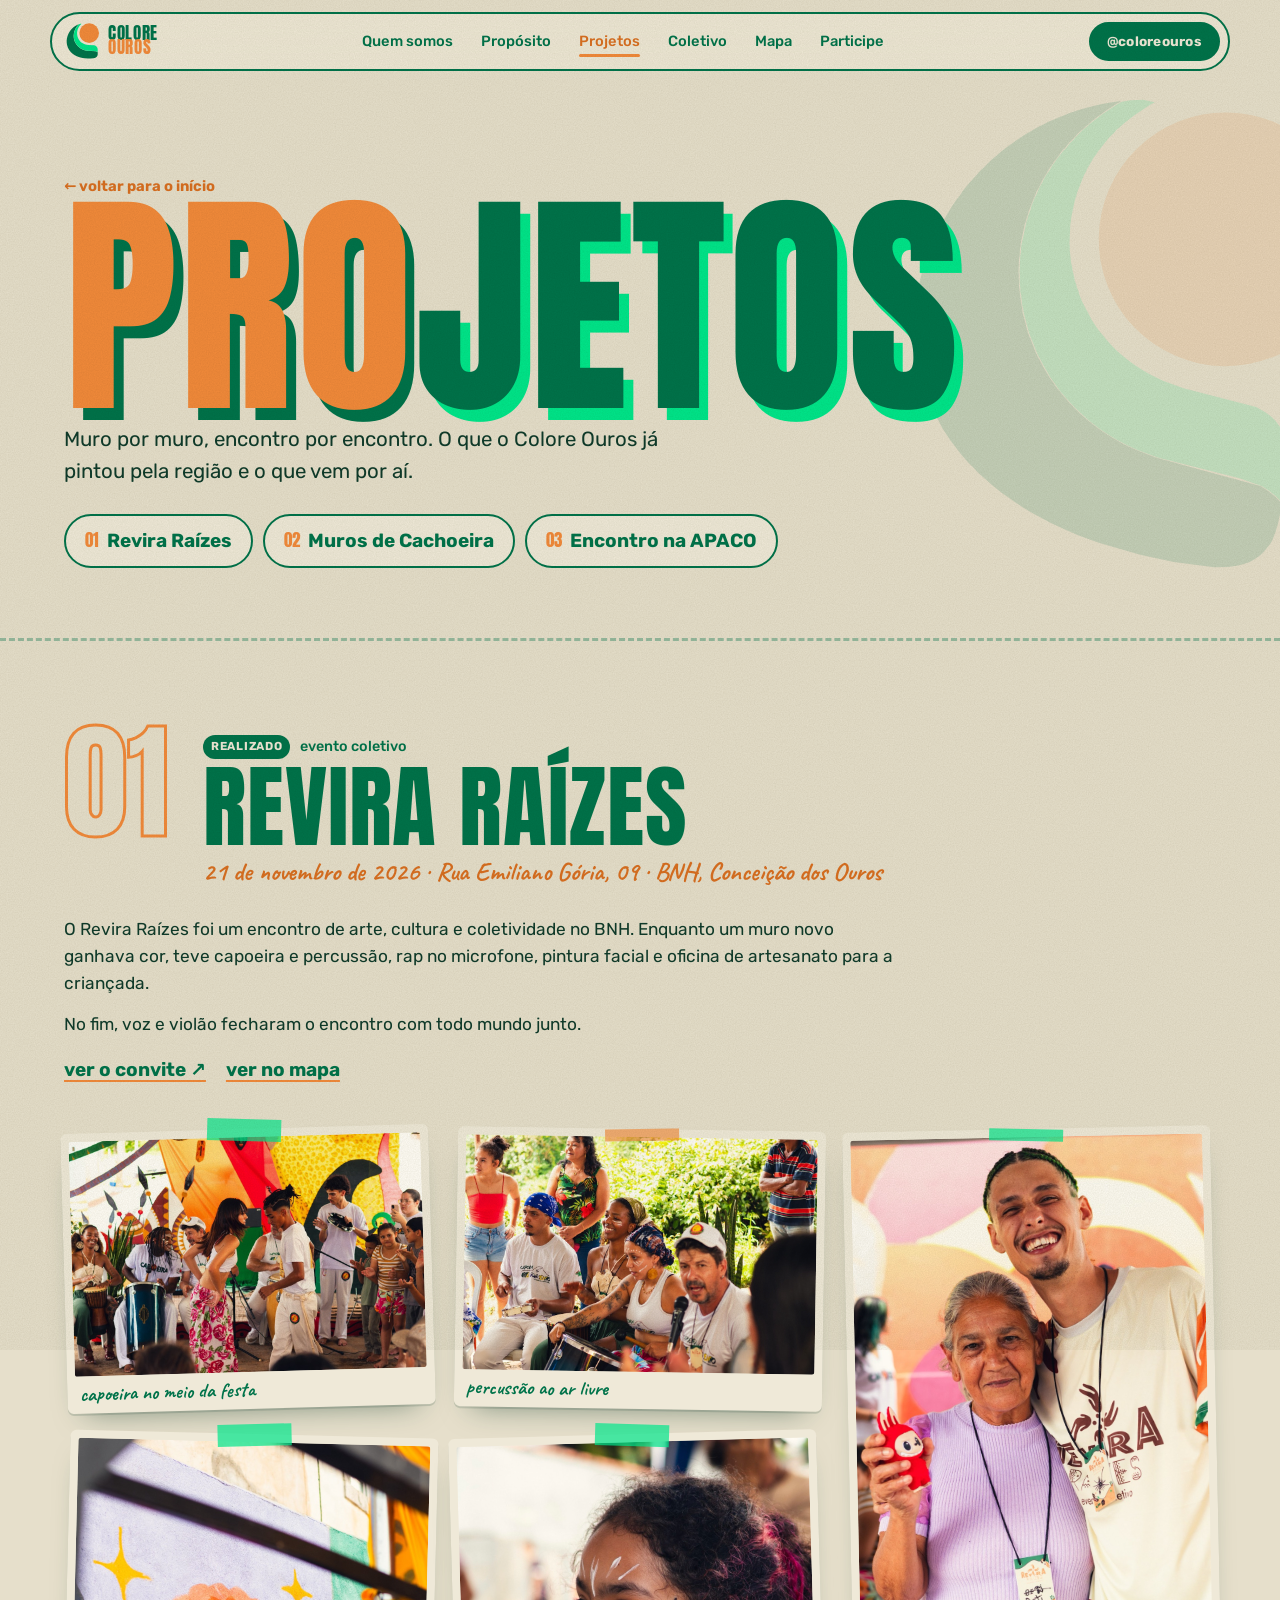
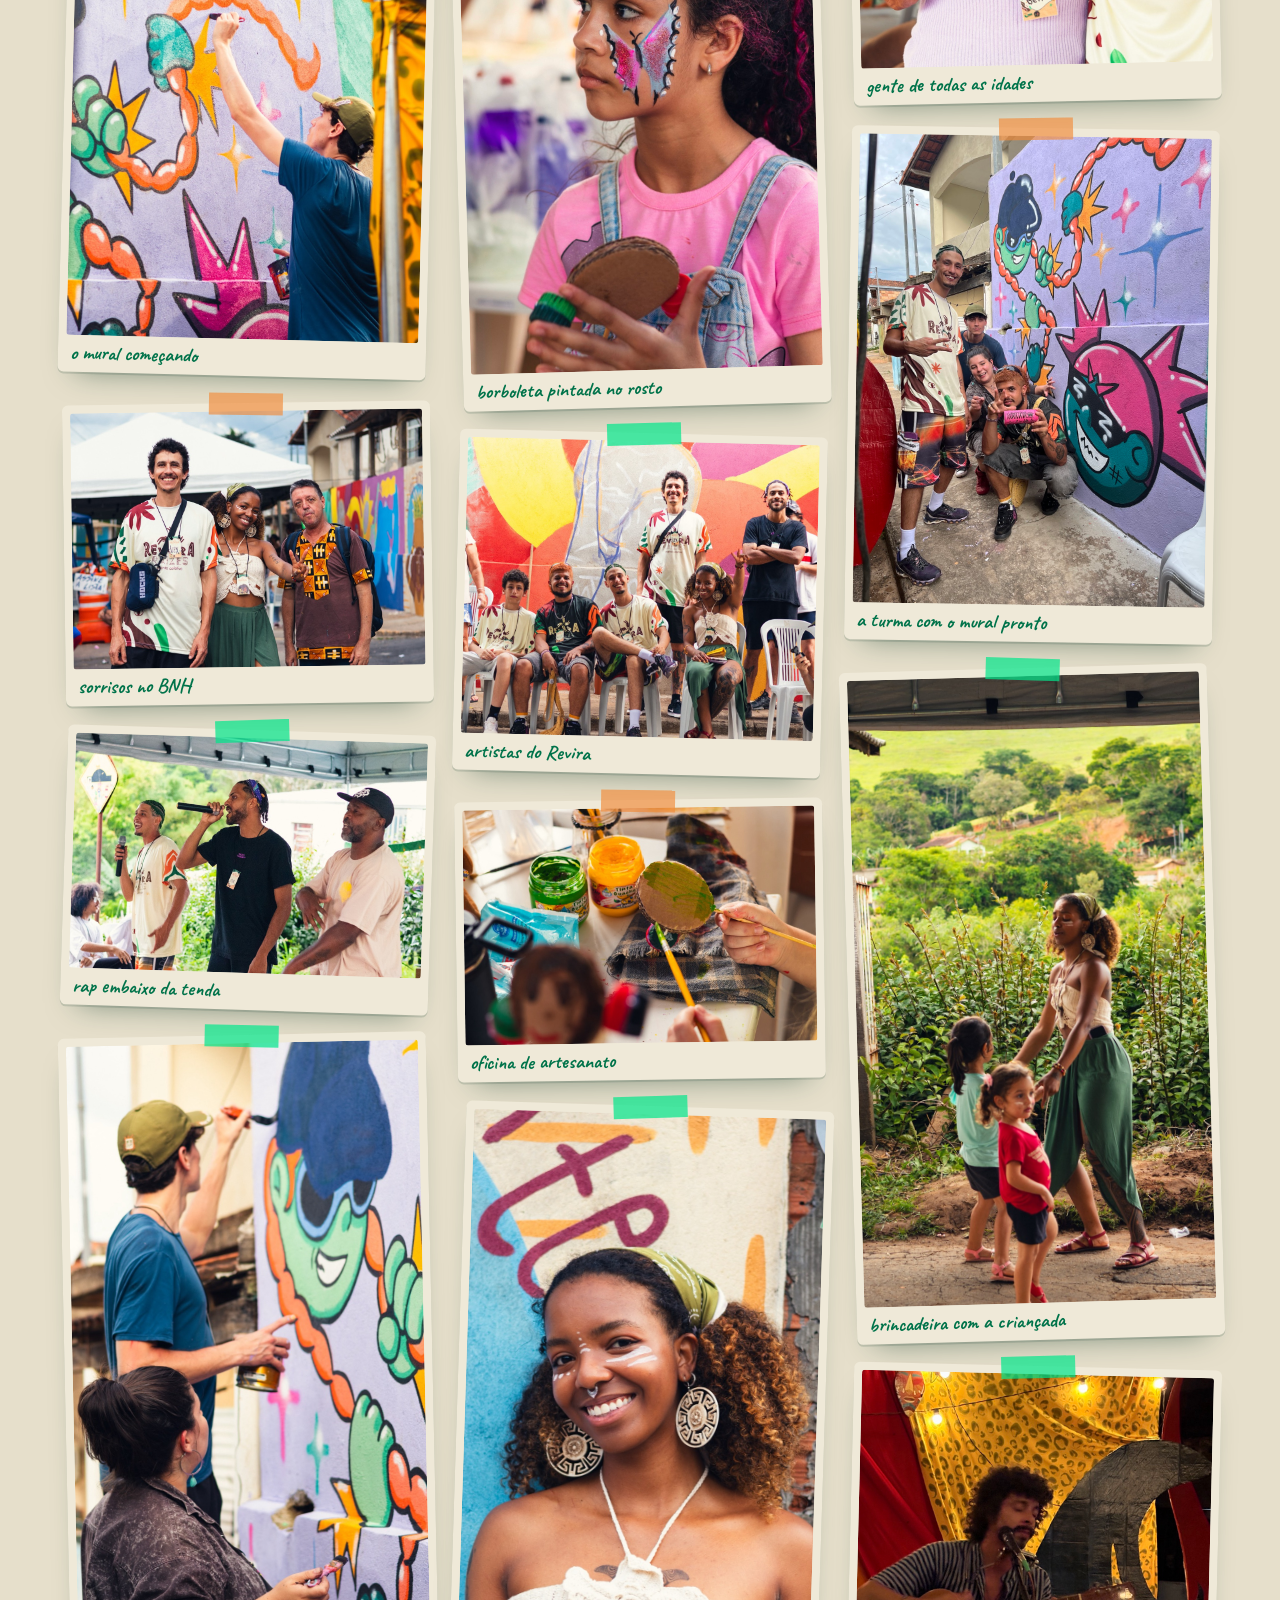
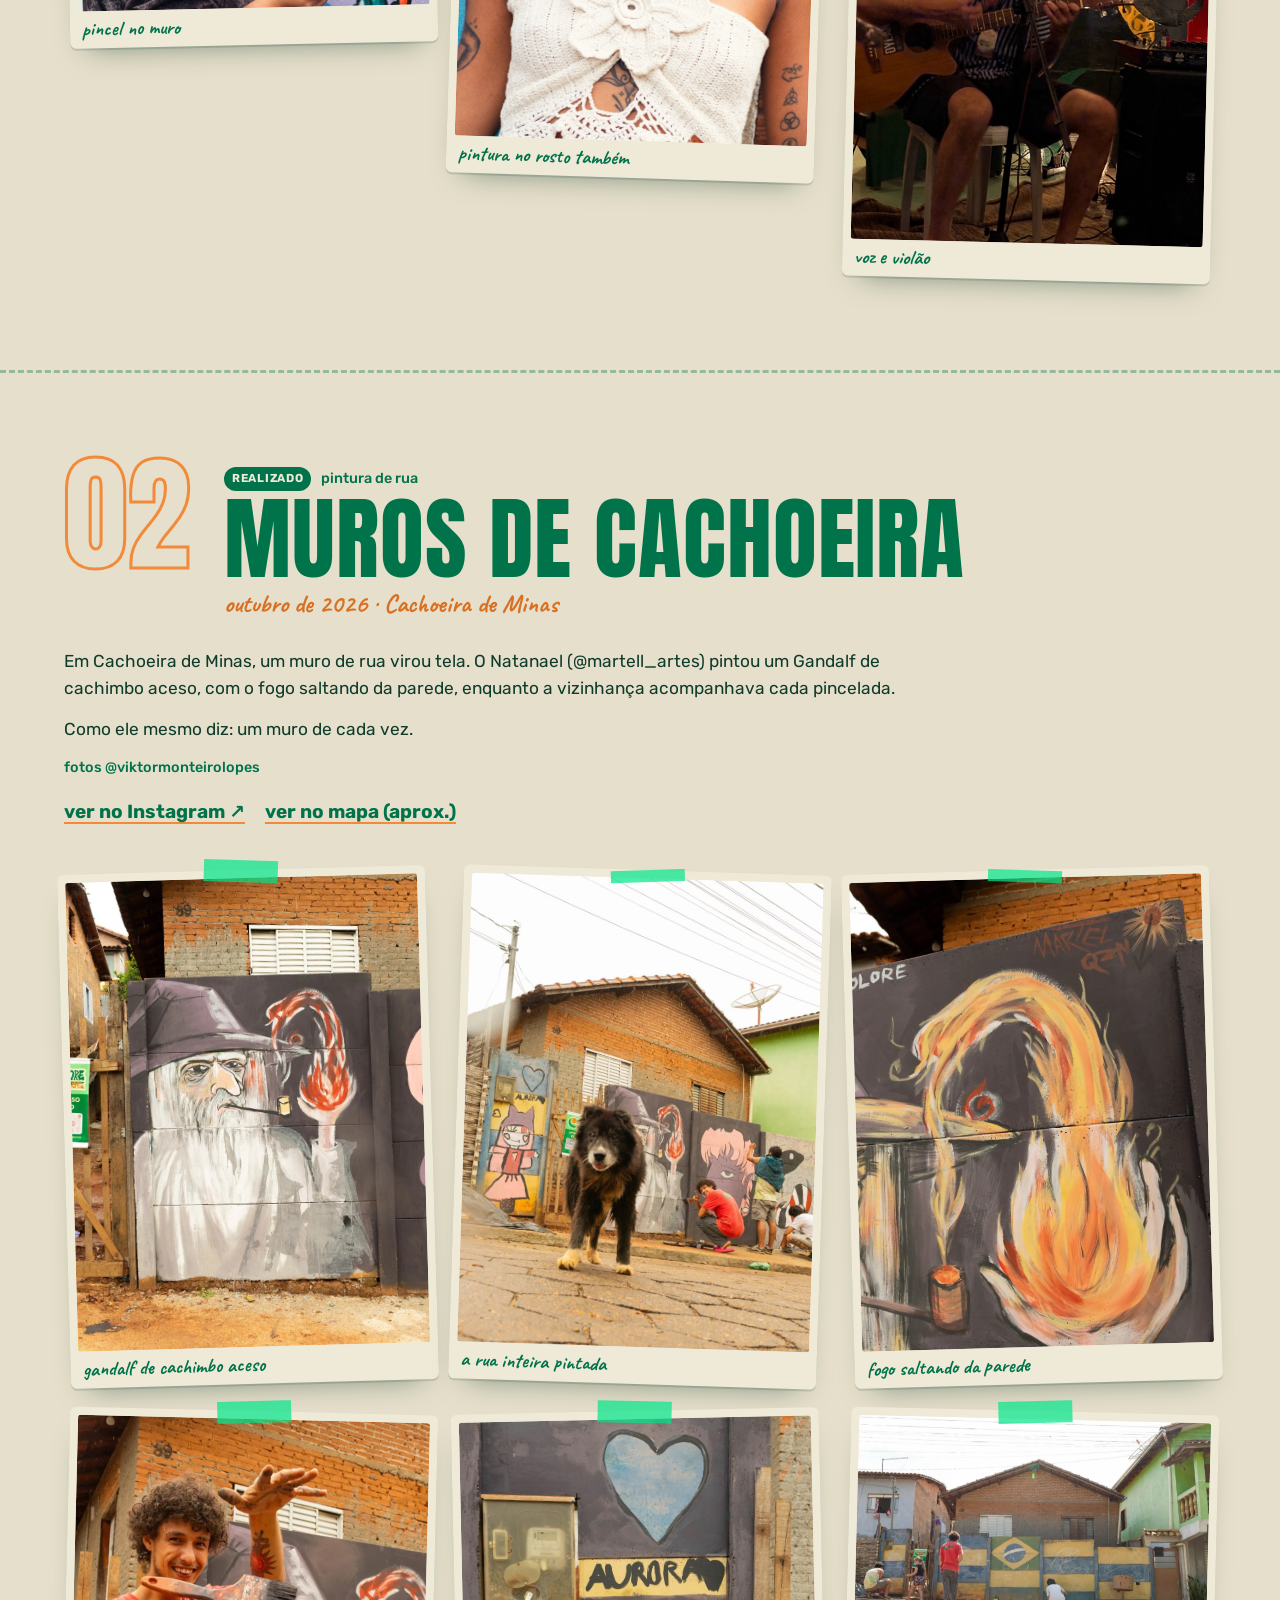
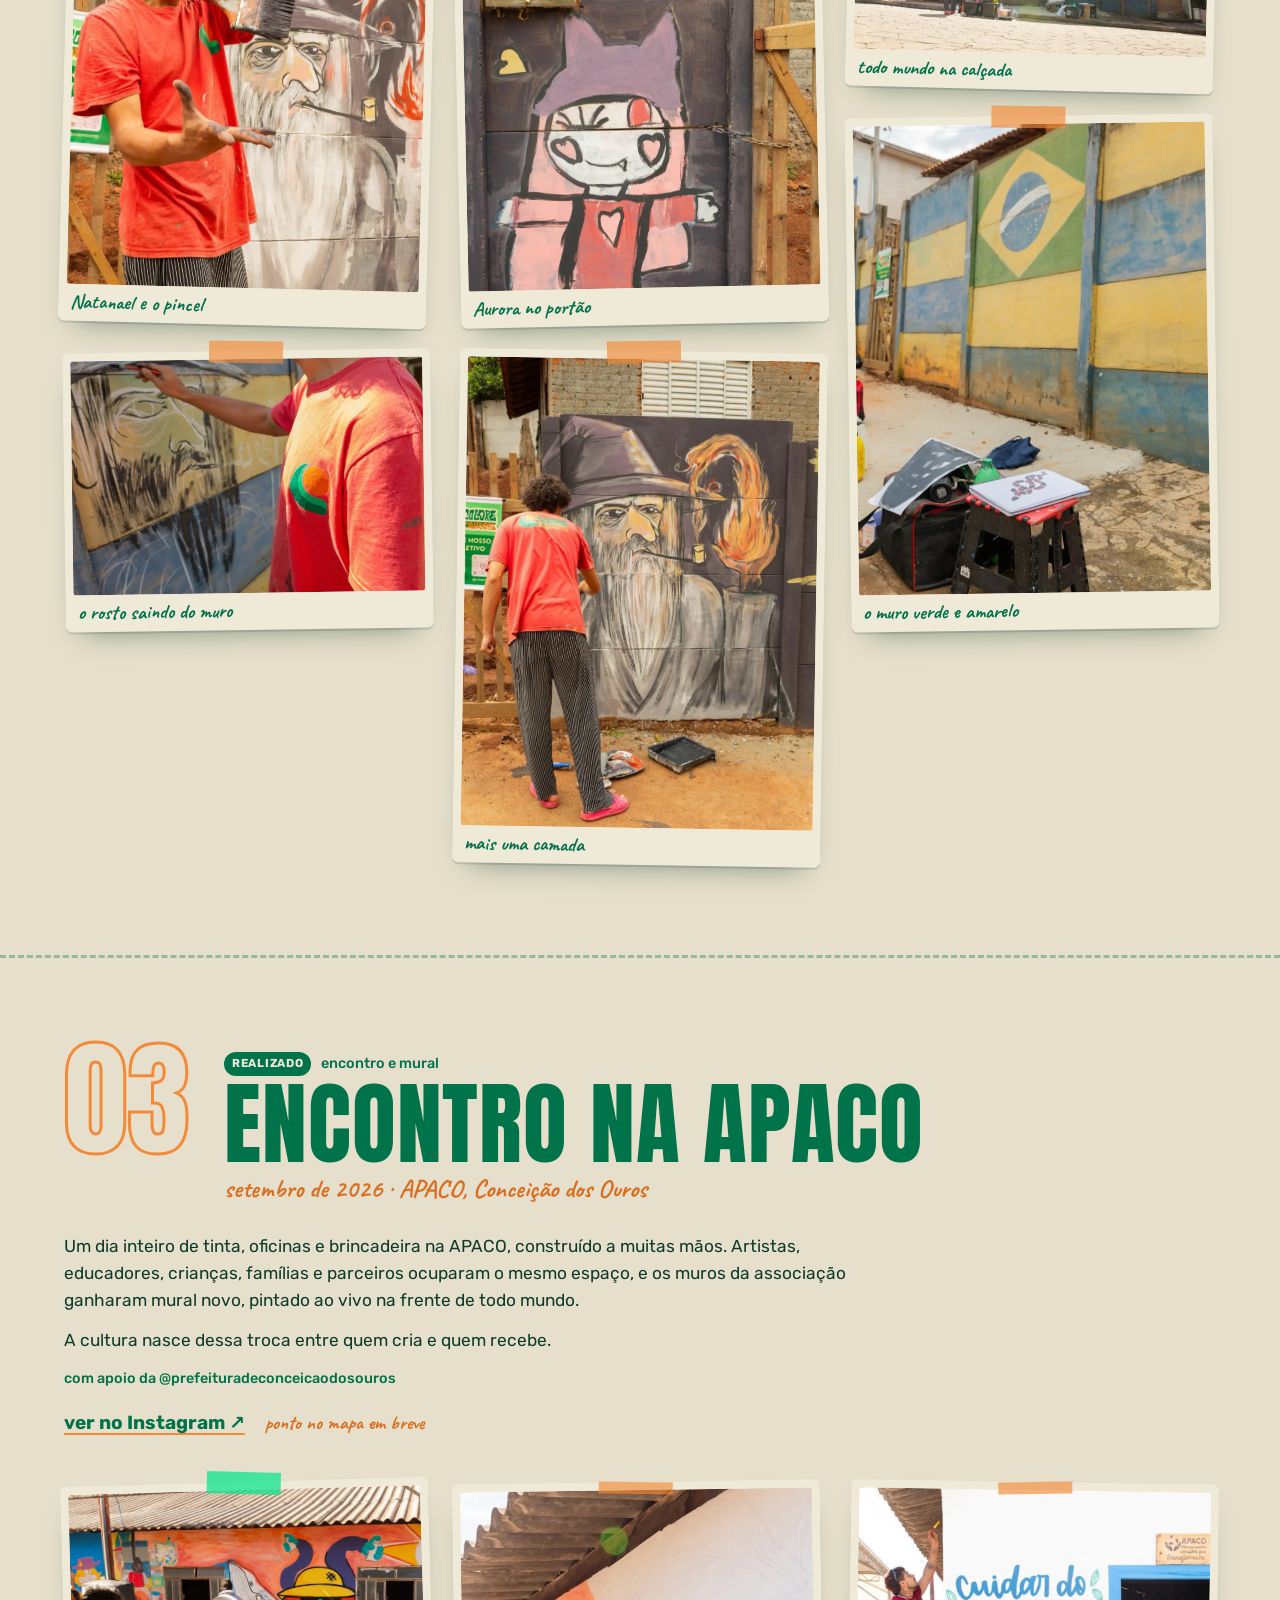
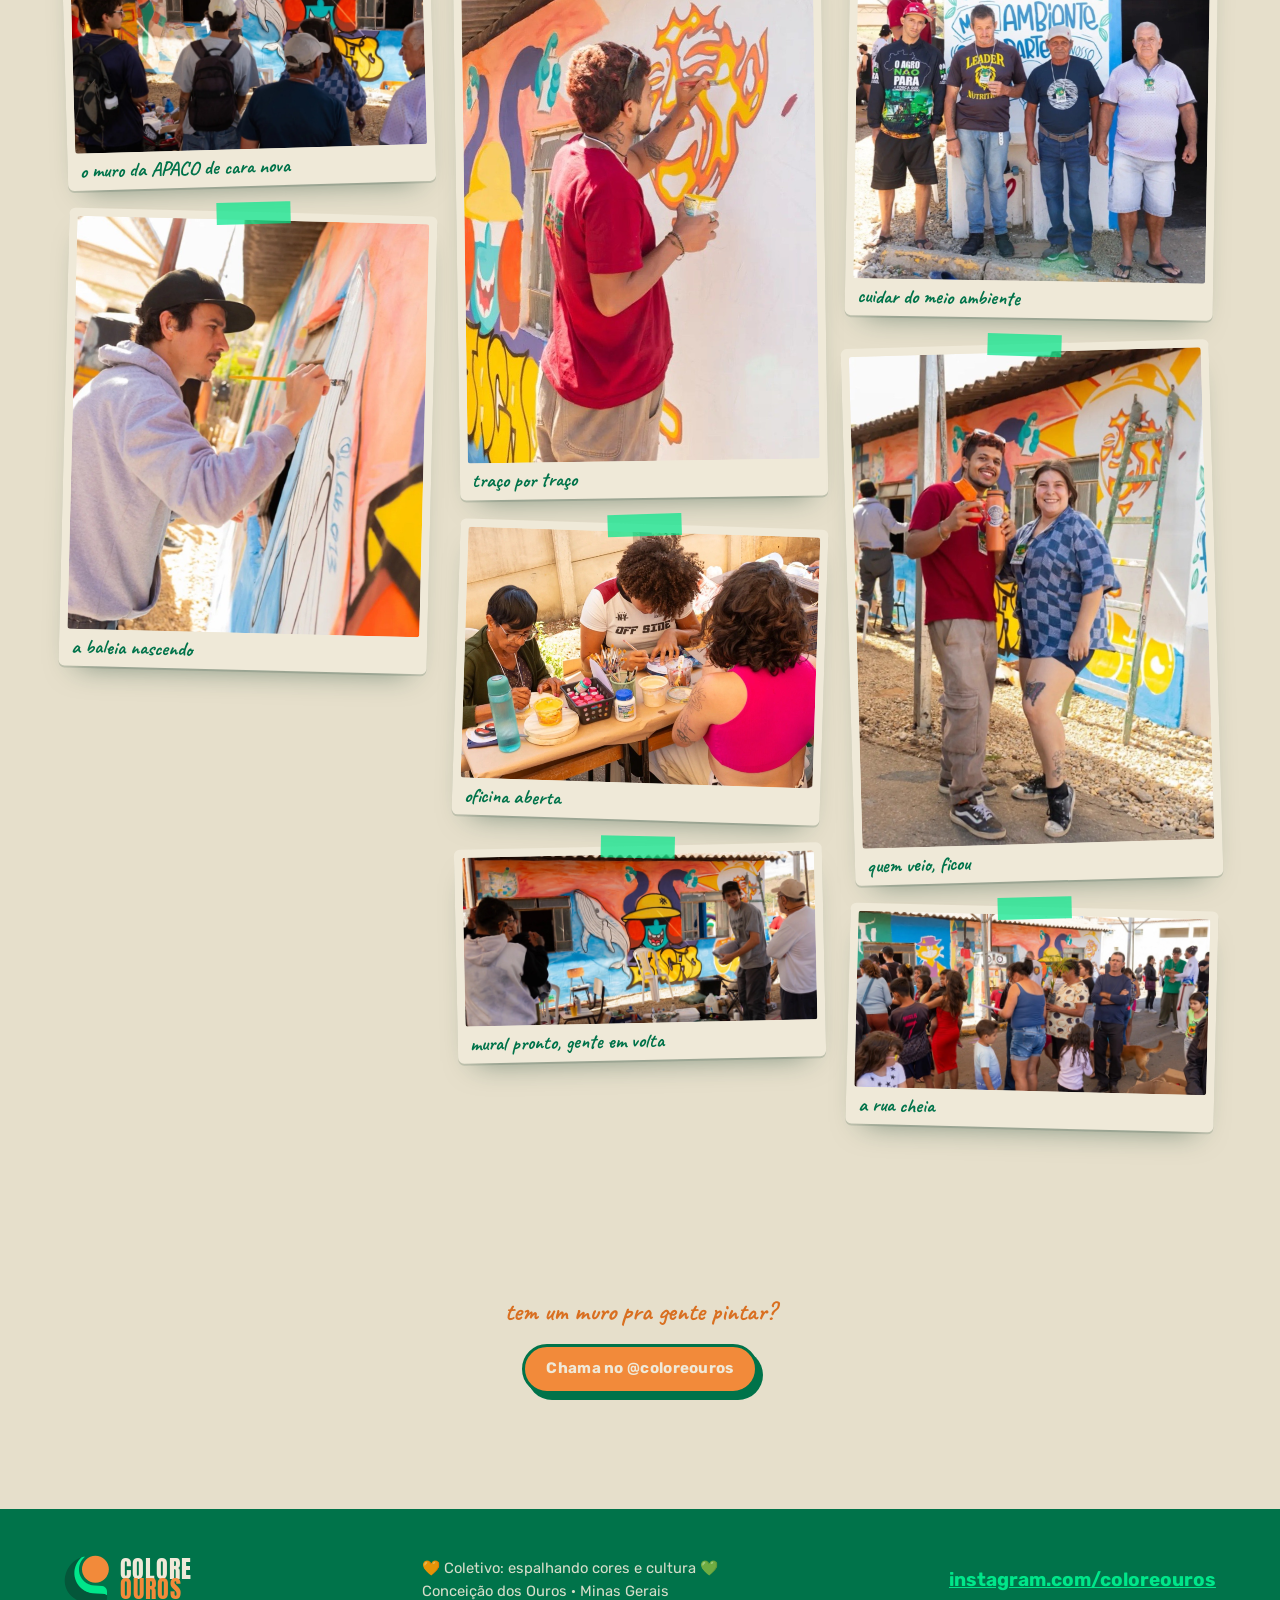
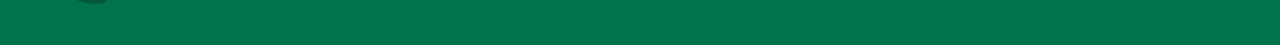
<file: projetos.html>
<!doctype html>
<html lang="pt-BR">
<head>
<meta charset="utf-8">
<meta name="viewport" content="width=device-width, initial-scale=1">
<title>Projetos | Colore Ouros</title>
<meta name="description" content="Murais, encontros e pinturas de rua do coletivo Colore Ouros, de Conceição dos Ouros (MG).">
<meta name="theme-color" content="#E6DFCB">
<link rel="icon" href="/favicon.ico" sizes="48x48">
<link rel="icon" type="image/png" sizes="96x96" href="/assets/icon-96.png">
<link rel="icon" type="image/png" sizes="192x192" href="/assets/icon-192.png">
<link rel="apple-touch-icon" href="/apple-touch-icon.png">
<link rel="preconnect" href="https://fonts.googleapis.com">
<link rel="preconnect" href="https://fonts.gstatic.com" crossorigin>
<link href="https://fonts.googleapis.com/css2?family=Anton&family=Rubik:ital,wght@0,400;0,500;0,700;0,900;1,400&family=Caveat:wght@600;700&display=swap" rel="stylesheet">
<link rel="stylesheet" href="style.css?v=10">
</head>
<body>

<!-- elementos reutilizáveis -->
<svg width="0" height="0" style="position:absolute" aria-hidden="true">
  <defs>
    <symbol id="mark" viewBox="90 105 820 875">
      <path class="m-dark" fill="var(--m-dark, #00734A)" d="M400 138L384 144L369 150L356 156L344 162L333 168L322 174L312 180L303 186L294 192L286 198L277 204L270 210L262 216L255 222L249 228L242 234L236 240L230 246L224 252L219 258L213 264L208 270L203 276L198 282L194 288L189 294L185 300L181 306L177 312L173 318L169 324L166 330L162 336L159 342L155 348L152 354L149 360L146 366L144 372L141 378L138 384L136 390L133 396L131 402L129 408L127 414L125 420L123 426L121 432L119 438L118 444L116 450L115 456L113 462L112 468L111 474L109 480L108 486L107 492L107 498L106 504L105 510L105 516L104 522L104 528L103 534L103 540L103 546L103 552L103 558L103 564L103 570L104 576L104 582L105 588L105 594L106 600L107 606L107 612L108 618L109 624L111 630L112 636L114 642L115 648L116 654L118 660L120 666L122 672L124 678L126 684L128 690L130 696L133 702L135 708L138 714L141 720L144 726L147 732L150 738L154 744L158 750L161 756L165 762L169 768L173 774L178 780L182 786L187 792L192 798L197 804L202 810L208 816L214 822L220 828L227 834L234 840L241 846L248 852L256 858L264 864L274 870L282 876L292 882L303 888L313 894L325 900L337 906L351 912L365 918L380 924L397 930L417 936L438 942L464 948L494 954L535 960L616 966L681 966L757 960L783 954L799 948L811 942L821 936L828 930L834 924L839 918L843 912L846 906L849 900L852 894L854 888L855 882L856 876L857 870L857 864L858 858L858 852L858 846L858 840L858 834L858 828L858 822L857 816L849 810L839 804L827 798L811 792L703 786L604 780L567 774L542 768L522 762L505 756L491 750L478 744L466 738L455 732L445 726L436 720L427 714L419 708L411 702L404 696L396 690L390 684L383 678L377 672L372 666L366 660L361 654L356 648L351 642L346 636L342 630L338 624L334 618L330 612L326 606L322 600L319 594L316 588L313 582L310 576L307 570L304 564L302 558L300 552L297 546L295 540L293 534L291 528L289 522L287 516L286 510L284 504L283 498L281 492L280 486L279 480L278 474L277 468L277 462L276 456L275 450L275 444L274 438L274 432L274 426L274 420L274 414L274 408L274 402L275 396L275 390L276 384L276 378L277 372L278 366L279 360L280 354L281 348L282 342L283 336L285 330L287 324L288 318L290 312L292 306L294 300L296 294L298 288L301 282L303 276L306 270L309 264L311 258L314 252L318 246L321 240L324 234L328 228L332 222L335 216L339 210L344 204L348 198L353 192L357 186L362 180L367 174L373 168L378 162L384 156L390 150L396 144L403 138Z"/>
      <path class="m-light" fill="var(--m-light, #00E68A)" d="M443 126L420 132L405 138L398 144L392 150L386 156L380 162L374 168L369 174L364 180L359 186L354 192L350 198L345 204L341 210L337 216L333 222L330 228L326 234L323 240L320 246L316 252L313 258L310 264L307 270L305 276L302 282L300 288L298 294L295 300L293 306L291 312L290 318L288 324L286 330L285 336L284 342L282 348L281 354L280 360L279 366L279 372L278 378L277 384L277 390L276 396L276 402L276 408L276 414L276 420L276 426L276 432L276 438L276 444L277 450L278 456L278 462L279 468L280 474L281 480L282 486L283 492L285 498L286 504L287 510L289 516L291 522L292 528L295 534L297 540L299 546L301 552L304 558L306 564L309 570L312 576L315 582L318 588L321 594L324 600L328 606L332 612L336 618L340 624L344 630L348 636L353 642L358 648L363 654L368 660L374 666L379 672L385 678L392 684L398 690L405 696L413 702L421 708L429 714L438 720L447 726L458 732L468 738L480 744L493 750L508 756L525 762L545 768L570 774L610 780L769 786L814 792L829 798L842 804L851 810L857 810L857 804L857 798L857 792L857 786L857 780L857 774L857 768L857 762L857 756L857 750L857 744L856 738L855 732L854 726L852 720L850 714L847 708L845 702L841 696L837 690L832 684L827 678L820 672L813 666L804 660L791 654L772 648L631 642L590 636L565 630L547 624L531 618L518 612L506 606L495 600L486 594L477 588L469 582L462 576L454 570L447 564L441 558L435 552L430 546L425 540L420 534L415 528L410 522L406 516L402 510L399 504L395 498L392 492L388 486L386 480L383 474L380 468L378 462L375 456L373 450L371 444L369 438L367 432L366 426L364 420L363 414L362 408L361 402L360 396L359 390L358 384L358 378L357 372L357 366L357 360L357 354L357 348L357 342L357 336L358 330L358 324L359 318L360 312L361 306L362 300L363 294L364 288L366 282L367 276L369 270L371 264L373 258L375 252L378 246L380 240L383 234L386 228L389 222L392 216L395 210L399 204L403 198L406 192L411 186L415 180L420 174L425 168L430 162L435 156L441 150L447 144L453 138L459 132L466 126Z"/>
      <circle class="m-sun" fill="var(--m-sun, #F28A3A)" cx="650" cy="351" r="239"/>
    </symbol>
    <symbol id="drop" viewBox="0 0 60 30"><path d="M3 15C15 2 45 0 57 15 45 30 15 28 3 15z" fill="none" stroke="currentColor" stroke-width="4" stroke-linecap="round"/></symbol>
    <symbol id="arrow" viewBox="0 0 220 90"><path d="M6 60c30-50 70-60 95-30s50 45 80 10c10-12 18-26 22-40M188 10l15-5 4 17" fill="none" stroke="currentColor" stroke-width="5" stroke-linecap="round" stroke-linejoin="round"/></symbol>
    <symbol id="star" viewBox="0 0 40 40"><path d="M20 2c2 12 6 16 18 18-12 2-16 6-18 18-2-12-6-16-18-18 12-2 16-6 18-18z" fill="currentColor"/></symbol>
  </defs>
</svg>

<div class="grain" aria-hidden="true"></div>

<header class="nav" id="nav">
  <a href="index.html" class="brand" aria-label="Colore Ouros, início">
    <svg class="brand-mark"><use href="#mark"/></svg>
    <span class="brand-word"><b>COLORE</b><i>OUROS</i></span>
  </a>
  <nav class="nav-links" aria-label="Seções">
    <a href="index.html#quem-somos">Quem somos</a>
    <a href="index.html#proposito">Propósito</a>
    <a href="projetos.html" aria-current="page">Projetos</a>
    <a href="index.html#coletivo">Coletivo</a>
    <a href="index.html#mapa">Mapa</a>
    <a href="index.html#participe">Participe</a>
  </nav>
  <a class="btn btn-ig" href="https://www.instagram.com/coloreouros/" target="_blank" rel="noopener">@coloreouros</a>
</header>

<main class="pj-page">
  <section class="pj-hero">
    <a class="pj-back" href="index.html">← voltar para o início</a>
    <h1 class="pj-title"><span>PRO</span><span>JETOS</span></h1>
    <p class="pj-lead">Muro por muro, encontro por encontro. O que o Colore Ouros já pintou pela região e o que vem por aí.</p>
    <nav class="pj-index" id="pjIndex" aria-label="Lista de projetos"></nav>
    <svg class="pj-hero-mark" aria-hidden="true"><use href="#mark"/></svg>
  </section>

  <div id="pjList"></div>

  <section class="pj-end">
    <p class="scribble">tem um muro pra gente pintar?</p>
    <a class="btn btn-solid" href="https://www.instagram.com/coloreouros/" target="_blank" rel="noopener">Chama no @coloreouros</a>
  </section>

  <dialog class="lightbox" id="lightbox" aria-label="Foto ampliada">
    <button type="button" class="lb-close" aria-label="Fechar">×</button>
    <img alt="">
    <p class="lb-cap"></p>
  </dialog>
</main>

<footer class="foot">
  <div class="foot-brand">
    <svg class="brand-mark"><use href="#mark"/></svg>
    <span class="brand-word"><b>COLORE</b><i>OUROS</i></span>
  </div>
  <p>🧡 Coletivo: espalhando cores e cultura 💚<br>Conceição dos Ouros · Minas Gerais</p>
  <a href="https://www.instagram.com/coloreouros/" target="_blank" rel="noopener">instagram.com/coloreouros</a>
</footer>

<script src="projetos-dados.js?v=5"></script>
<script src="projetos.js?v=1"></script>
</body>
</html>
</file>
<file: style.css>
:root {
  --cream: #E6DFCB;
  --cream-2: #EFE9D8;
  --orange: #F28A3A;
  --orange-d: #D96F20;
  --green: #00734A;
  --green-d: #04573A;
  --mint: #00E68A;
  --ink: #0F3B2A;
  --pad: clamp(16px, 5vw, 64px);
  --display: "Anton", Impact, "Arial Narrow", sans-serif;
  --body: "Rubik", system-ui, sans-serif;
  --hand: "Caveat", cursive;
}

*, *::before, *::after { box-sizing: border-box; }
html { scroll-behavior: smooth; -webkit-text-size-adjust: 100%; }
body {
  margin: 0;
  background: var(--cream);
  color: var(--green);
  font-family: var(--body);
  font-size: clamp(16px, 1.05vw + 10px, 19px);
  line-height: 1.55;
  overflow-x: hidden;
}
img { display: block; max-width: 100%; }
a { color: inherit; }
svg use { pointer-events: none; }

/* grão de papel/parede */
.grain {
  position: fixed; inset: -50%;
  pointer-events: none; z-index: 100;
  opacity: .16; mix-blend-mode: multiply;
  background-image: url("data:image/svg+xml;utf8,<svg xmlns='http://www.w3.org/2000/svg' width='220' height='220'><filter id='n'><feTurbulence type='fractalNoise' baseFrequency='.85' numOctaves='3' stitchTiles='stitch'/><feColorMatrix values='0 0 0 0 .2 0 0 0 0 .2 0 0 0 0 .1 0 0 0 .9 0'/></filter><rect width='100%' height='100%' filter='url(%23n)'/></svg>");
  animation: grain 1.2s steps(4) infinite;
}
@keyframes grain {
  0% { transform: translate(0, 0); } 25% { transform: translate(-3%, 2%); }
  50% { transform: translate(2%, -3%); } 75% { transform: translate(-2%, -1%); }
}

/* ---------- botões ---------- */
.btn {
  display: inline-flex; align-items: center; gap: .55em;
  font: 700 .95rem/1 var(--body);
  letter-spacing: .02em;
  text-decoration: none;
  padding: .95em 1.4em;
  border-radius: 999px;
  border: 3px solid var(--green);
  transition: transform .2s cubic-bezier(.3,1.6,.5,1), box-shadow .2s, background .2s, color .2s;
  -webkit-tap-highlight-color: transparent;
}
.btn:hover { transform: translate(-2px, -3px) rotate(-1.5deg); }
.btn-solid { background: var(--orange); color: var(--cream-2); box-shadow: 5px 6px 0 var(--green); }
.btn-solid:hover { box-shadow: 8px 10px 0 var(--green); }
.btn-ghost { background: transparent; color: var(--green); }
.btn-ghost:hover { background: var(--mint); }
.btn-ig { background: var(--green); color: var(--cream-2); padding: .7em 1.1em; font-size: .85rem; }
.btn-ig:hover { background: var(--orange); border-color: var(--orange); }

/* ---------- nav ---------- */
.nav {
  position: fixed; top: 12px; left: 50%; z-index: 50;
  transform: translateX(-50%);
  width: min(1180px, calc(100% - 24px));
  display: flex; align-items: center; justify-content: space-between; gap: 16px;
  padding: 8px 8px 8px 14px;
  background: rgba(239, 233, 216, .82);
  backdrop-filter: blur(12px) saturate(1.3);
  -webkit-backdrop-filter: blur(12px) saturate(1.3);
  border: 2px solid var(--green);
  border-radius: 999px;
  transition: transform .4s, box-shadow .3s;
}
.nav.scrolled { box-shadow: 0 6px 0 var(--green); }
.nav.hidden { transform: translate(-50%, -140%); }
.brand { display: flex; align-items: center; gap: 8px; text-decoration: none; }
.brand-mark { width: 34px; height: 36px; flex: none; }
.brand-word { display: flex; flex-direction: column; font-family: var(--display); line-height: .82; font-size: 17px; letter-spacing: .04em; }
.brand-word b { font-weight: 400; color: var(--green); }
.brand-word i { font-style: normal; color: var(--orange); }
.nav-links { display: flex; gap: clamp(10px, 2.2vw, 28px); }
.nav-links a { text-decoration: none; font-weight: 500; font-size: .92rem; position: relative; }
.nav-links a::after {
  content: ""; position: absolute; left: 0; right: 0; bottom: -4px; height: 3px;
  background: var(--orange); border-radius: 3px;
  transform: scaleX(0); transform-origin: left; transition: transform .25s;
}
.nav-links a:hover::after { transform: scaleX(1); }

/* ---------- hero ---------- */
.hero {
  position: relative;
  min-height: 100svh;
  display: grid; place-items: center;
  padding: 110px var(--pad) 90px;
  overflow: hidden;
  isolation: isolate;
}
#paint { position: absolute; inset: 0; width: 100%; height: 100%; z-index: -1; touch-action: pan-y; }
.hero-inner {
  width: min(1180px, 100%);
  display: grid; grid-template-columns: 1.15fr .85fr; align-items: center; gap: 4vw;
  pointer-events: none;
}
.hero-inner a, .hero-inner button { pointer-events: auto; }
.kicker { display: flex; align-items: center; gap: 10px; font-weight: 500; font-size: .95rem; margin: 0 0 14px; }
.dot { width: 12px; height: 12px; border-radius: 50%; background: var(--orange); box-shadow: 0 0 0 4px rgba(242,138,58,.25); animation: pulse 2s infinite; }
@keyframes pulse { 50% { box-shadow: 0 0 0 9px rgba(242,138,58,0); } }

.hero-title {
  margin: 0;
  font-family: var(--display); font-weight: 400;
  font-size: clamp(5.2rem, 17vw, 15rem);
  line-height: .86; letter-spacing: .005em;
  display: flex; flex-direction: column;
}
.hero-title .line { display: block; color: var(--orange); text-shadow: .045em .05em 0 var(--green); }
.hero-title .l2 { color: var(--green); text-shadow: .045em .05em 0 var(--mint); padding-left: .55em; }
.hero-title .line { opacity: 0; transform: translateY(40%) rotate(4deg); animation: rise .9s cubic-bezier(.2,1.2,.4,1) forwards; }
.hero-title .l2 { animation-delay: .15s; }
@keyframes rise { to { opacity: 1; transform: none; } }

.hero-sub { font-family: var(--hand); font-size: clamp(1.7rem, 3vw, 2.4rem); line-height: 1.1; margin: 18px 0 26px; color: var(--green-d); }
.heart { display: inline-block; animation: beat 1.6s infinite; font-size: .8em; }
.heart:last-child { animation-delay: .8s; }
@keyframes beat { 15% { transform: scale(1.25); } 30% { transform: scale(1); } }
.hero-cta { display: flex; gap: 12px; flex-wrap: wrap; }

.hero-art { position: relative; aspect-ratio: 1; width: 100%; max-width: 520px; justify-self: center; }
.hero-mark { width: 100%; height: 100%; overflow: visible; filter: drop-shadow(10px 12px 0 rgba(0,115,74,.18)); }
.hero-mark .m-sun { transform-origin: 650px 351px; animation: sun 1.1s .3s cubic-bezier(.2,1.4,.4,1) both, bob 6s 1.4s ease-in-out infinite; }
.hero-mark .m-light { animation: swoosh 1s .1s cubic-bezier(.2,1,.3,1) both; }
.hero-mark .m-dark { animation: swoosh 1s both; }
@keyframes sun { from { transform: translate(-60px, 260px) scale(.2); opacity: 0; } }
@keyframes swoosh { from { transform: translateX(-80px) rotate(-12deg); opacity: 0; } }
@keyframes bob { 50% { transform: translate(6px, -14px); } }

@keyframes spin { to { transform: rotate(360deg); } }

.paint-hint {
  position: absolute; left: var(--pad); bottom: 24px; margin: 0;
  display: flex; align-items: center; gap: 8px;
  font: 700 1.35rem var(--hand); color: var(--orange-d);
  pointer-events: none;
}
.paint-hint svg { width: 60px; height: 26px; color: var(--orange); transform: scaleY(-1) rotate(180deg); }
.wipe {
  position: absolute; right: var(--pad); bottom: 24px;
  font: 500 .8rem var(--body); color: var(--green);
  background: transparent; border: 2px dashed var(--green); border-radius: 999px;
  padding: .55em 1em; cursor: pointer; opacity: 0; transition: opacity .3s, background .2s;
}
.wipe.show { opacity: 1; }
.wipe:hover { background: var(--cream-2); }

/* ---------- títulos ---------- */
.display { font-family: var(--display); font-weight: 400; line-height: .9; margin: 0; letter-spacing: .01em; }
.shadowed { color: var(--orange); text-shadow: .05em .06em 0 var(--green); font-size: clamp(3.4rem, 9vw, 7.5rem); }
.mini-mark { width: clamp(52px, 7vw, 92px); height: clamp(56px, 7.5vw, 98px); flex: none; }

/* ---------- quem somos ---------- */
.about { padding: clamp(60px, 9vw, 130px) var(--pad); max-width: 1280px; margin: 0 auto; }
.about-head { display: flex; align-items: center; gap: 14px; margin-bottom: clamp(30px, 5vw, 60px); }
.about-grid { display: grid; grid-template-columns: .8fr 1.2fr .9fr; gap: clamp(20px, 3vw, 44px); align-items: center; }
.brushes { position: relative; margin: 0; transform: rotate(-6deg); }
.brushes img { border-radius: 40% 60% 55% 45% / 45% 40% 60% 55%; box-shadow: 0 0 0 6px var(--mint); }
.drops { position: absolute; width: 56px; height: 28px; color: var(--orange); bottom: -16px; right: -6px; transform: rotate(20deg); }
.drops.d2 { bottom: 14px; right: -40px; transform: rotate(-30deg); }
.drops.d3 { bottom: -50px; right: 26px; transform: rotate(70deg); }
.lead { font-size: clamp(1.25rem, 2vw, 1.6rem); line-height: 1.4; color: var(--ink); margin-top: 0; }
.lead strong { color: var(--green); }
mark { color: inherit; padding: 0 .15em; border-radius: .2em; -webkit-box-decoration-break: clone; box-decoration-break: clone; }
.hl-o { background: linear-gradient(transparent 55%, rgba(242,138,58,.55) 55%); }
.hl-g { background: linear-gradient(transparent 55%, rgba(0,230,138,.6) 55%); }
.about-text p { color: var(--ink); }
.scribble { font: 700 1.6rem var(--hand); color: var(--orange-d) !important; display: flex; align-items: center; gap: 6px; }
.scribble svg { width: 90px; height: 40px; color: var(--green); }
.arch { margin: 0; position: relative; }
.arch img { border-radius: 999px 999px 18px 18px; border: 5px solid var(--green); box-shadow: 10px 12px 0 var(--orange); width: 100%; }
.arch figcaption { font: 700 1.25rem var(--hand); color: var(--green); text-align: center; margin-top: 18px; transform: rotate(-2deg); }

.pillars { display: grid; grid-template-columns: repeat(3, 1fr); gap: clamp(14px, 2vw, 26px); margin-top: clamp(50px, 7vw, 100px); }
.pillar {
  position: relative; padding: 28px 26px 30px;
  background: var(--cream-2); border: 3px solid var(--green); border-radius: 26px;
  box-shadow: 8px 8px 0 var(--c);
  transition: transform .3s cubic-bezier(.3,1.6,.5,1), box-shadow .3s;
}
.pillar:hover { transform: translate(-4px, -6px) rotate(-1deg); box-shadow: 14px 14px 0 var(--c); }
.pillar .num { font: 400 3.6rem/1 var(--display); color: var(--c); -webkit-text-stroke: 2px var(--green); }
.pillar h3 { font: 400 1.9rem/1 var(--display); margin: 12px 0 10px; letter-spacing: .02em; text-transform: uppercase; }
.pillar p { margin: 0; color: var(--ink); font-size: .98rem; }

/* ---------- propósito ---------- */
.purpose {
  position: relative; overflow: hidden;
  background: var(--green); color: var(--cream-2);
  padding: clamp(80px, 12vw, 170px) var(--pad);
  border-radius: clamp(36px, 7vw, 90px) clamp(36px, 7vw, 90px) 0 0;
}
.purpose-bg .blob { position: absolute; border-radius: 50%; filter: blur(2px); opacity: .9; }
.b1 { width: 38vw; height: 38vw; max-width: 460px; max-height: 460px; background: var(--orange); top: -14%; right: -8%; animation: bob 9s ease-in-out infinite; }
.b2 { width: 50vw; height: 22vw; background: var(--mint); bottom: -12vw; left: -10vw; border-radius: 0 999px 999px 0 !important; opacity: .55 !important; }
.b3 { width: 70vw; height: 30vw; background: var(--green-d); bottom: -18vw; left: -14vw; border-radius: 0 999px 999px 0 !important; }
.purpose-inner { position: relative; max-width: 1100px; margin: 0 auto; }
.purpose-title { display: flex; align-items: center; gap: 14px; font-size: clamp(3.6rem, 10vw, 8.5rem); color: var(--orange); text-shadow: .05em .06em 0 var(--green-d); }
.purpose-title .mini-mark { --m-dark: var(--green-d); }
.manifesto {
  font: 500 clamp(1.7rem, 4.2vw, 3.6rem)/1.18 var(--body);
  letter-spacing: -.01em; margin: clamp(26px, 4vw, 50px) 0 0;
}
.manifesto em { font-style: normal; font-weight: 900; }
.manifesto em.o { color: var(--orange); }
.manifesto em.g { color: var(--mint); }
.manifesto .w { opacity: .14; transition: opacity .4s; }
.manifesto .w.on { opacity: 1; }

/* ---------- coletivo ---------- */
.crew { padding: clamp(70px, 10vw, 140px) var(--pad); max-width: 1280px; margin: 0 auto; }
.crew-hero { display: grid; grid-template-columns: .9fr 1.1fr; gap: clamp(24px, 5vw, 70px); align-items: center; margin-bottom: clamp(60px, 9vw, 120px); }
.crew-copy p { color: var(--ink); font-size: 1.1rem; max-width: 30em; }
.crew-photo { margin: 0; position: relative; transform: rotate(2deg); }
.crew-photo::before { content: ""; position: absolute; inset: 0; background: var(--orange); border-radius: 30px; transform: rotate(-5deg) translate(-10px, 10px); z-index: -1; }
.crew-photo img { border-radius: 30px; border: 4px solid var(--green); filter: contrast(1.05); }

.tag-title { text-align: center; margin: 0 0 clamp(26px, 4vw, 46px); }
.tag-title span {
  display: inline-block; font: 400 clamp(2.4rem, 6vw, 4.6rem)/1 var(--display);
  color: var(--orange); letter-spacing: .02em;
  padding: .12em .5em .08em; background: var(--green); border-radius: 14px; transform: rotate(-2deg);
}
.tag-title.alt span { background: var(--mint); color: var(--green); transform: rotate(1.5deg); }
.tag-title.alt { margin-top: clamp(60px, 8vw, 110px); }

.cards { display: grid; grid-template-columns: repeat(2, 1fr); gap: clamp(22px, 3vw, 40px); }
.cards.solo { grid-template-columns: 1fr; max-width: 560px; margin-inline: auto; }
.card {
  display: grid; grid-template-columns: 40% 1fr;
  background: var(--cream-2); border: 3px solid var(--green); border-radius: 28px;
  overflow: hidden; transform: rotate(var(--tilt));
  box-shadow: 8px 10px 0 var(--green);
  transition: transform .35s cubic-bezier(.3,1.6,.5,1), box-shadow .35s;
}
.card:nth-child(even) { box-shadow: 8px 10px 0 var(--orange); }
.card:hover { transform: rotate(0) translateY(-6px) scale(1.01); }
.card-photo { position: relative; overflow: hidden; background: var(--cream); border-right: 3px solid var(--green); }
.card-photo img { width: 100%; height: 100%; object-fit: cover; object-position: top center; transition: transform .6s; }
.card:hover .card-photo img { transform: scale(1.06); }
.card-body { padding: 24px 24px 26px; }
.card h4 { font: 400 2.3rem/1 var(--display); margin: 0; color: var(--orange); text-shadow: 2px 3px 0 var(--green); letter-spacing: .02em; }
.role { font-weight: 700; font-size: .82rem; text-transform: uppercase; letter-spacing: .06em; margin: 8px 0 12px; color: var(--green); }
.role a { color: var(--orange-d); text-decoration: none; border-bottom: 2px solid var(--mint); }
.card-body p:last-child { margin: 0; color: var(--ink); font-size: .93rem; }

/* ---------- cta ---------- */
.cta {
  position: relative; overflow: hidden; isolation: isolate;
  background: var(--orange);
  padding: clamp(90px, 13vw, 180px) var(--pad);
  text-align: center; cursor: crosshair;
  border-radius: clamp(36px, 7vw, 90px) clamp(36px, 7vw, 90px) 0 0;
}
#splats { position: absolute; inset: 0; width: 100%; height: 100%; z-index: -1; }
.cta-inner { max-width: 760px; margin: 0 auto; }
.cta-mark { width: 110px; height: 118px; margin: 0 auto 10px; display: block; }
.cta-mark { --m-sun: var(--cream-2); }
.cta-title { margin: 0; display: flex; flex-direction: column; gap: .06em; font: 400 clamp(4.4rem, 15vw, 11rem)/.92 var(--display); color: var(--cream-2); text-shadow: .05em .06em 0 var(--green); }
.cta p { color: var(--green-d); font-size: 1.15rem; font-weight: 500; }
.btn-big { background: var(--green); color: var(--cream-2); font-size: 1.15rem; padding: 1em 1.6em; border-color: var(--green-d); box-shadow: 6px 8px 0 var(--green-d); margin-top: 10px; }
.btn-big svg { width: 24px; height: 24px; }
.btn-big:hover { background: var(--mint); color: var(--green); }
.click-hint { font: 700 1.3rem var(--hand) !important; margin-top: 22px; opacity: .8; }

/* ---------- footer ---------- */
.foot {
  background: var(--green); color: var(--cream-2);
  padding: 46px var(--pad) 40px;
  display: flex; align-items: center; justify-content: space-between; gap: 20px; flex-wrap: wrap;
}
.foot-brand { display: flex; align-items: center; gap: 10px; }
.foot .brand-mark { width: 46px; height: 50px; }
.foot .brand-mark { --m-dark: var(--green-d); }
.foot .brand-word { font-size: 24px; }
.foot .brand-word b { color: var(--cream-2); }
.foot p { margin: 0; font-size: .92rem; opacity: .9; }
.foot a { color: var(--mint); font-weight: 700; }

/* ---------- reveal ---------- */
.reveal { opacity: 0; translate: 0 40px; transition: opacity .8s, translate .8s cubic-bezier(.2,1,.3,1); }
.reveal.in { opacity: 1; translate: 0 0; }

/* =========== responsivo =========== */
@media (max-width: 1020px) {
  .about-grid { grid-template-columns: 1fr 1fr; }
  .about-text { grid-column: 1 / -1; order: -1; }
  .cards { grid-template-columns: 1fr; max-width: 720px; margin: 0 auto; }
}

@media (max-width: 760px) {
  .nav { padding: 6px 6px 6px 10px; top: 10px; }
  .nav-links { display: none; }
  .btn-ig { font-size: .78rem; padding: .65em .95em; }

  .hero { padding: 96px var(--pad) 110px; align-items: start; }
  .hero-inner { grid-template-columns: 1fr; gap: 6px; }
  .hero-art { order: -1; width: 58%; max-width: 250px; justify-self: end; margin: 0 4px 18px 0; }
  .hero-title { font-size: clamp(5rem, 30vw, 9rem); margin-bottom: 10px; }
  .hero-title .l2 { padding-left: .3em; }
  .kicker { font-size: .82rem; }
  .hero-cta .btn { flex: 1 1 auto; justify-content: center; }
  .paint-hint { font-size: 1.15rem; bottom: 62px; }
  .paint-hint svg { width: 44px; }
  .wipe { bottom: 20px; right: auto; left: var(--pad); }

  .about-head { gap: 10px; }
  .about-grid { grid-template-columns: 1fr; }
  .brushes { width: 70%; justify-self: start; margin-left: 4%; }
  .arch { width: 88%; justify-self: end; margin-top: 10px; }
  .pillars { grid-template-columns: 1fr; }
  .pillar { padding: 22px 20px 24px; }

  .purpose-title { gap: 8px; }
  .b1 { width: 70vw; height: 70vw; top: -16vw; right: -26vw; }

  .crew-hero { grid-template-columns: 1fr; }
  .crew-photo { width: 96%; justify-self: center; }

  .card { grid-template-columns: 1fr; }
  .card-photo { aspect-ratio: 4 / 3.6; border-right: 0; border-bottom: 3px solid var(--green); }
  .card-photo img { object-position: center 12%; }
  .card-body { padding: 20px 20px 24px; }
  .card h4 { font-size: 2.1rem; }

  .foot { flex-direction: column; text-align: center; }
}

@media (hover: none) {
  .paint-hint { display: none; }
}

@media (prefers-reduced-motion: reduce) {
  *, *::before, *::after { animation: none !important; transition: none !important; }
  .reveal, .hero-title .line { opacity: 1; translate: none; transform: none; }
  .manifesto .w { opacity: 1; }
}

/* ============ animações extras ============ */
.hero-title .line { opacity: 1; transform: none; animation: none; white-space: nowrap; }
.cta-title span { white-space: nowrap; }
.hero-title .ch {
  display: inline-block; pointer-events: auto;
  animation: chDrop .9s cubic-bezier(.2,1.5,.4,1) both;
  animation-delay: calc(var(--i) * 60ms + .1s);
}
/* a letra que pula fica dentro do .ch, que não se mexe: assim o cursor não perde o hover e ela não fica tremendo */
.hero-title .chi { display: inline-block; transition: transform .45s cubic-bezier(.3,1.9,.5,1), color .2s; }
.hero-title .l2 .ch { animation-delay: calc(var(--i) * 60ms + .5s); }
@keyframes chDrop {
  0% { transform: translateY(-120%) rotate(-25deg) scale(.5); opacity: 0; }
  60% { opacity: 1; }
}
.hero-title .ch:hover .chi { transform: translateY(-.1em) rotate(-8deg) scale(1.08); color: var(--mint); }
.hero-title .l2 .ch:hover .chi { color: var(--orange); }

html, body { overflow-x: clip; }
.stamp-in { opacity: 0; transform: scale(1.3) rotate(-8deg); transform-origin: left center; filter: blur(8px); }
.stamp-in.in { opacity: 1; transform: none; filter: none; transition: opacity .4s, transform .8s cubic-bezier(.2,1.7,.4,1), filter .5s; }
.tag-title span.stamp-in.in { transform: rotate(-2deg); }
.tag-title.alt span.stamp-in.in { transform: rotate(1.5deg); }

.about-text mark { background-size: 0% 100%; background-repeat: no-repeat; transition: background-size 1s cubic-bezier(.6,0,.2,1); }
.about-text.in mark { background-size: 100% 100%; }
.about-text.in mark:nth-of-type(1) { transition-delay: .4s; }
.about-text.in mark:nth-of-type(2) { transition-delay: .9s; }
.about-text.in mark:nth-of-type(3) { transition-delay: 1.4s; }

.pillar.reveal, .card.reveal { transition: opacity .8s var(--d, 0s), translate .8s cubic-bezier(.2,1,.3,1) var(--d, 0s), transform .35s cubic-bezier(.3,1.6,.5,1), box-shadow .35s; }
.pillar .num { display: inline-block; }
.pillar.in .num { animation: numPop .7s cubic-bezier(.2,1.8,.4,1) both; animation-delay: calc(var(--d, 0s) + .3s); }
@keyframes numPop { from { transform: scale(0) rotate(-40deg); } }

.card .card-photo img { clip-path: circle(0% at 50% 25%); transition: clip-path 1.2s cubic-bezier(.7,0,.2,1), transform .6s; }
.card.in .card-photo img { clip-path: circle(150% at 50% 25%); transition-delay: calc(var(--d, 0s) + .2s), 0s; }
.card h4 { transition: letter-spacing .4s; }
.card:hover h4 { letter-spacing: .06em; }

.btn { transition: transform .25s cubic-bezier(.3,1.6,.5,1), box-shadow .2s, background .2s, color .2s; }

.brand:hover .brand-mark { animation: wobble .7s cubic-bezier(.3,1.6,.5,1); }
@keyframes wobble { 30% { transform: rotate(-18deg) scale(1.1); } 60% { transform: rotate(10deg); } }

.cta-title .wv { display: inline-block; animation: wave 2.6s ease-in-out infinite; animation-delay: calc(var(--i) * 90ms); }
@keyframes wave { 0%, 60%, 100% { transform: none; } 30% { transform: translateY(-.08em) rotate(-3deg); } }
.cta-mark { animation: float 4s ease-in-out infinite; }
@keyframes float { 50% { transform: translateY(-12px) rotate(-6deg); } }

.about-head.in .mini-mark, .purpose-title.in .mini-mark { animation: spinIn 1s cubic-bezier(.2,1.5,.4,1) both; }
@keyframes spinIn { from { transform: rotate(-200deg) scale(.3); } }

@media (prefers-reduced-motion: reduce) {
  .stamp-in { opacity: 1; transform: none; filter: none; }
  .card .card-photo img { clip-path: none; }
  .about-text mark { background-size: 100% 100%; }
}

/* ============ mapa ============ */
.map-sec { padding: clamp(60px, 9vw, 130px) var(--pad); max-width: 1280px; margin: 0 auto; }
.map-head { display: grid; grid-template-columns: auto 1fr; align-items: end; gap: 12px 40px; margin-bottom: clamp(26px, 4vw, 44px); }
.map-head p { margin: 0 0 10px; max-width: 30em; color: var(--ink); font-size: 1.08rem; }
.map-wrap {
  display: grid; grid-template-columns: minmax(0, 1fr) 320px;
  border: 3px solid var(--green); border-radius: 28px; overflow: hidden;
  box-shadow: 10px 12px 0 var(--orange); background: var(--cream-2);
}
.map { height: clamp(420px, 62vh, 600px); background: var(--cream); z-index: 1; }
.map .leaflet-tile-pane { filter: sepia(.35) saturate(.85) hue-rotate(-8deg) contrast(.95); }
.map-side { border-left: 3px solid var(--green); display: flex; flex-direction: column; max-height: clamp(420px, 62vh, 600px); }
.map-count { margin: 0; padding: 18px 20px; font: 700 1.35rem/1.15 var(--hand); color: var(--green-d); border-bottom: 2px dashed rgba(0,115,74,.35); }
.map-count b { font: 400 1.9rem var(--display); color: var(--orange); margin-right: 4px; }
.map-list { list-style: none; margin: 0; padding: 8px; overflow: auto; }
.map-list button {
  width: 100%; display: flex; align-items: center; gap: 12px; text-align: left; cursor: pointer;
  background: transparent; border: 0; border-radius: 16px; padding: 10px 12px; color: var(--green);
  font: inherit; transition: background .2s, transform .25s cubic-bezier(.3,1.7,.5,1);
}
.map-list button:hover { background: var(--cream); transform: translateX(4px); }
.map-list li.on button { background: var(--mint); }
.map-list i {
  flex: none; width: 34px; height: 34px; border-radius: 50%; display: grid; place-items: center;
  background: var(--orange); color: var(--cream-2); font: 400 1rem var(--display); font-style: normal; box-shadow: 2px 3px 0 var(--green);
}
.map-list b { display: block; font-weight: 700; font-size: .98rem; line-height: 1.2; }
.map-list small { display: block; font-size: .82rem; color: var(--ink); opacity: .8; }

.pin { background: none; border: 0; }
.pin span {
  display: grid; place-items: center; width: 38px; height: 38px; border-radius: 50%;
  background: var(--orange); color: var(--cream-2); font: 400 15px var(--display);
  border: 4px solid var(--green); box-shadow: 0 0 0 4px var(--mint);
  transition: transform .3s cubic-bezier(.3,1.8,.5,1);
  animation: pinIn .7s cubic-bezier(.2,1.7,.4,1) both;
}
.pin:hover span { transform: scale(1.18) rotate(-8deg); }
@keyframes pinIn { from { transform: translateY(-30px) scale(.3); opacity: 0; } }

.pop-wrap .leaflet-popup-content-wrapper { padding: 0; border-radius: 20px; overflow: hidden; border: 3px solid var(--green); box-shadow: 6px 7px 0 var(--orange); background: var(--cream-2); }
.pop-wrap .leaflet-popup-content { margin: 0; width: min(270px, 72vw) !important; font-family: var(--body); }
.pop-wrap .leaflet-popup-tip { background: var(--green); }
.pop-wrap a.leaflet-popup-close-button { color: var(--cream-2); background: var(--green); border-radius: 50%; width: 26px; height: 26px; top: 8px; right: 8px; font: 700 18px/24px var(--body); }
.pop img, .pop-noimg { width: 100%; height: 150px; object-fit: cover; display: block; }
.pop-noimg { background: radial-gradient(circle at 62% 40%, var(--orange) 0 22%, transparent 23%), linear-gradient(160deg, var(--mint) 0 45%, var(--green) 45%); }
.pop-body { padding: 12px 16px 14px; color: var(--ink); }
.pop-body h4 { margin: 0; font: 400 1.5rem/1 var(--display); color: var(--orange); text-shadow: 1px 2px 0 var(--green); letter-spacing: .02em; }
.pop-body p { margin: 6px 0 0; font-size: .86rem; line-height: 1.4; }
.pop-by { font-weight: 700; color: var(--green); }
.pop-end { opacity: .75; }
.pop-links { display: flex; gap: 14px; margin-top: 10px !important; }
.pop-links a { color: var(--orange-d); font-weight: 700; text-decoration: none; border-bottom: 2px solid var(--mint); }

.map-cta { display: flex; align-items: center; justify-content: flex-end; gap: 18px; flex-wrap: wrap; margin-top: 30px; }
.map-cta[hidden] { display: none; }
.map-cta .scribble { margin: 0; }

@media (max-width: 760px) {
  .map-head { grid-template-columns: 1fr; }
  .map-wrap { grid-template-columns: 1fr; border-radius: 22px; box-shadow: 6px 8px 0 var(--orange); }
  .map { height: 58svh; min-height: 340px; }
  .map-side { border-left: 0; border-top: 3px solid var(--green); max-height: none; }
  .map-cta { justify-content: flex-start; }
}

/* botão do mapa no topo */
.btn-map {
  position: relative; gap: .7em; padding: .55em 1.3em .55em .6em;
  background: var(--green); color: var(--cream-2); border-color: var(--green-d);
  box-shadow: 5px 6px 0 var(--mint); transform: rotate(-2deg);
  background-image: radial-gradient(circle, rgba(0,230,138,.22) 1.4px, transparent 1.5px);
  background-size: 10px 10px;
}
.btn-map:hover { background-color: var(--green-d); box-shadow: 8px 10px 0 var(--mint); }
.map-ico {
  position: relative; flex: none; width: 42px; height: 42px; border-radius: 50%;
  background: var(--cream-2); display: grid; place-items: center; box-shadow: inset 0 0 0 3px var(--mint);
}
.map-ico svg { position: relative; z-index: 1; width: 20px; height: 26px; margin-top: -6px; animation: pinBob 1.8s cubic-bezier(.4,0,.3,1) infinite; transform-origin: 50% 100%; }
.map-ico i { position: absolute; left: 50%; bottom: 7px; width: 14px; height: 4px; margin-left: -7px; border-radius: 50%; background: rgba(0,115,74,.4); animation: pinShadow 1.8s cubic-bezier(.4,0,.3,1) infinite; }
@keyframes pinBob { 0%, 100% { transform: translateY(0); } 45% { transform: translateY(-6px) rotate(-6deg); } 60% { transform: translateY(0) scaleY(.85); } 70% { transform: scaleY(1.04); } }
@keyframes pinShadow { 45% { transform: scale(.5); opacity: .5; } }
.bm-txt { display: flex; flex-direction: column; line-height: 1; text-align: left; }
.bm-txt b { font: 400 1.25rem/1 var(--display); letter-spacing: .06em; }
.bm-txt small { font: 700 1.05rem/1 var(--hand); color: var(--mint); margin-top: 3px; }
.btn-map:hover .map-ico svg { animation-duration: .7s; }
@media (max-width: 760px) { .btn-map { flex: 1 1 100% !important; justify-content: center; } }
@media (prefers-reduced-motion: reduce) { .map-ico svg, .map-ico i { animation: none; } }

/* ============ PROJETOS (home) ============ */
.projects { padding: clamp(70px, 10vw, 140px) var(--pad) clamp(40px, 6vw, 80px); max-width: 1280px; margin: 0 auto; }
.proj-head { display: grid; grid-template-columns: auto 1fr; align-items: end; gap: 12px 40px; margin-bottom: clamp(30px, 5vw, 60px); }
.proj-head h2 { margin: 0; }
.proj-head p { margin: 0 0 10px; max-width: 30em; color: var(--ink); font-size: 1.08rem; }

.proj-cards { display: grid; grid-template-columns: repeat(3, 1fr); gap: clamp(22px, 3vw, 40px); }
.proj-card {
  display: flex; flex-direction: column; text-decoration: none; color: var(--green);
  background: var(--cream-2); border: 3px solid var(--green); border-radius: 26px;
  padding: 18px 18px 22px; box-shadow: 8px 8px 0 var(--green);
  transition: opacity .8s var(--d, 0s), translate .8s cubic-bezier(.2,1,.3,1) var(--d, 0s), transform .35s cubic-bezier(.3,1.6,.5,1), box-shadow .35s;
}
.proj-card:nth-child(3n+2) { box-shadow: 8px 8px 0 var(--orange); }
.proj-card:nth-child(3n) { box-shadow: 8px 8px 0 var(--mint); }
.proj-card:hover, .proj-card:focus-visible { transform: translate(-4px, -4px) rotate(-.6deg); box-shadow: 14px 14px 0 var(--green); outline: none; }
.proj-card:nth-child(3n+2):hover { box-shadow: 14px 14px 0 var(--orange); }
.proj-card:nth-child(3n):hover { box-shadow: 14px 14px 0 var(--mint); }

/* fotos em leque */
.pc-stack { position: relative; aspect-ratio: 4 / 3.4; margin: 6px 6px 18px; }
.pc-stack img {
  position: absolute; inset: 6% 14%; width: 72%; height: 88%; object-fit: cover;
  border: 6px solid #fff; border-bottom-width: 18px; border-radius: 4px;
  box-shadow: 0 10px 22px -12px rgba(15, 59, 42, .6);
  transition: transform .45s cubic-bezier(.3,1.5,.5,1);
}
.pc-stack img[style*="--k:0"] { transform: rotate(-2deg); z-index: 3; }
.pc-stack img[style*="--k:1"] { transform: translateX(-17%) rotate(-10deg); z-index: 2; }
.pc-stack img[style*="--k:2"] { transform: translateX(17%) rotate(9deg); z-index: 1; }
.proj-card:hover .pc-stack img[style*="--k:0"] { transform: translateY(-4%) rotate(1deg) scale(1.03); }
.proj-card:hover .pc-stack img[style*="--k:1"] { transform: translateX(-26%) rotate(-15deg); }
.proj-card:hover .pc-stack img[style*="--k:2"] { transform: translateX(26%) rotate(14deg); }
.pc-poster {
  position: absolute; inset: 0; border-radius: 18px; background: var(--orange); color: var(--cream-2);
  display: grid; place-content: center; text-align: center; gap: 4px; overflow: hidden; isolation: isolate;
  transform: rotate(-2deg); transition: transform .45s cubic-bezier(.3,1.5,.5,1);
}
.pc-poster::before { content: ""; position: absolute; width: 70%; aspect-ratio: 1; border-radius: 50%; background: var(--green); right: -22%; top: -26%; z-index: -1; }
.pc-poster::after { content: ""; position: absolute; width: 45%; aspect-ratio: 1; border-radius: 50%; background: var(--mint); left: -12%; bottom: -18%; z-index: -1; }
.pc-poster b { font: 400 clamp(3rem, 6vw, 4.6rem)/.9 var(--display); text-transform: uppercase; }
.pc-poster i { font: 700 1.9rem/1 var(--hand); color: var(--green); font-style: normal; }
.pc-poster span { font-size: .85rem; font-weight: 700; color: var(--ink); }
.proj-card:hover .pc-poster { transform: rotate(1.5deg) scale(1.02); }

.pc-tags { display: flex; align-items: center; gap: 8px; margin: 0 0 6px; }
.pc-num { font: 400 1.5rem/1 var(--display); color: var(--orange); }
.pc-status, .pj-status { font-size: .72rem; font-weight: 700; text-transform: uppercase; letter-spacing: .06em; padding: .3em .7em; border-radius: 999px; background: var(--green); color: var(--cream-2); }
.pc-status.soon, .pj-status.soon { background: var(--orange); color: #fff; animation: pulse 1.8s ease-in-out infinite; }
@keyframes pulse { 50% { box-shadow: 0 0 0 6px rgba(242, 138, 58, .25); } }
.proj-card h3 { margin: 0; font: 400 clamp(1.9rem, 2.6vw, 2.4rem)/1 var(--display); text-transform: uppercase; letter-spacing: .01em; }
.pc-meta { margin: 6px 0 8px; font: 700 1.3rem/1 var(--hand); color: var(--orange-d); }
.pc-sum { margin: 0 0 14px; color: var(--ink); font-size: .95rem; line-height: 1.45; }
.pc-go { margin-top: auto; font-weight: 700; font-size: .95rem; }
.pc-go b { display: inline-block; transition: transform .3s; }
.proj-card:hover .pc-go b { transform: translateX(6px); }

.proj-more { text-align: center; margin: clamp(34px, 5vw, 60px) 0 0; }

@media (max-width: 1020px) { .proj-cards { grid-template-columns: repeat(2, 1fr); } }
@media (max-width: 760px) {
  .proj-head { grid-template-columns: 1fr; }
  .proj-cards { grid-template-columns: 1fr; gap: 26px; }
  .proj-card { box-shadow: 6px 6px 0 var(--green); }
}

/* ============ PÁGINA DE PROJETOS ============ */
.pj-page { overflow: clip; }
.pj-hero { position: relative; max-width: 1280px; margin: 0 auto; padding: clamp(120px, 14vw, 170px) var(--pad) clamp(40px, 6vw, 70px); isolation: isolate; }
.pj-back { font-weight: 700; font-size: .92rem; text-decoration: none; color: var(--orange-d); }
.pj-back:hover { text-decoration: underline; }
.pj-title { margin: 10px 0 0; font: 400 clamp(5rem, 19vw, 15rem)/.82 var(--display); color: var(--orange); text-shadow: .04em .05em 0 var(--green); letter-spacing: .01em; }
.pj-title span { display: inline-block; animation: pj-drop .9s cubic-bezier(.2,1.6,.4,1) both; }
.pj-title span + span { color: var(--green); text-shadow: .04em .05em 0 var(--mint); animation-delay: .15s; }
@keyframes pj-drop { from { opacity: 0; transform: translateY(-40%) rotate(-6deg); } }
.pj-lead { max-width: 30em; font-size: clamp(1.05rem, 1.6vw, 1.3rem); color: var(--ink); margin: 18px 0 26px; }
.pj-index { display: flex; flex-wrap: wrap; gap: 10px; }
.pj-index a {
  display: inline-flex; align-items: center; gap: 8px; text-decoration: none; font-weight: 700;
  padding: .55em 1em; border: 2px solid var(--green); border-radius: 999px; background: var(--cream-2);
  transition: background .2s, transform .2s;
}
.pj-index a:hover { background: var(--mint); transform: translateY(-2px); }
.pj-index i { font: 400 1.05rem/1 var(--display); font-style: normal; color: var(--orange); }
.pj-index small { font-size: .68rem; text-transform: uppercase; letter-spacing: .05em; background: var(--orange); color: #fff; padding: .2em .55em; border-radius: 999px; }
.pj-hero-mark { position: absolute; z-index: -1; right: calc(var(--pad) * -1); top: 90px; width: clamp(200px, 34vw, 460px); height: auto; aspect-ratio: 820 / 875; opacity: .14; transform: rotate(12deg); }

.pj { max-width: 1280px; margin: 0 auto; padding: clamp(50px, 7vw, 90px) var(--pad); border-top: 3px dashed rgba(0, 115, 74, .35); scroll-margin-top: 70px; }
.pj-head { display: flex; align-items: flex-start; gap: clamp(14px, 3vw, 34px); margin-bottom: clamp(18px, 3vw, 30px); }
.pj-num { font: 400 clamp(4rem, 10vw, 8rem)/.8 var(--display); color: transparent; -webkit-text-stroke: 3px var(--orange); }
.pj-tags { display: flex; flex-wrap: wrap; align-items: center; gap: 10px; margin: 4px 0 8px; font-size: .9rem; font-weight: 500; }
.pj-head h2 { margin: 0; font-size: clamp(2.8rem, 7vw, 5.6rem); line-height: .9; color: var(--green); text-transform: uppercase; }
.pj-meta { margin: 10px 0 0; font: 700 clamp(1.3rem, 2vw, 1.6rem)/1.1 var(--hand); color: var(--orange-d); }
.pj-body { display: grid; grid-template-columns: minmax(0, 1fr); gap: clamp(24px, 4vw, 60px); margin-bottom: clamp(26px, 4vw, 44px); }
.pj-body.with-poster { grid-template-columns: 1.1fr .9fr; align-items: center; }
.pj-text { max-width: 44em; }
.pj-text p { margin: 0 0 14px; color: var(--ink); font-size: 1.08rem; }
.pj-text .pj-credit { font-size: .9rem; color: var(--green); font-weight: 500; }
.pj-links { display: flex; flex-wrap: wrap; align-items: center; gap: 12px 20px; margin-top: 18px; }
.pj-link { font-weight: 700; color: var(--green); text-decoration-thickness: 2px; text-underline-offset: 4px; text-decoration-color: var(--orange); }
.pj-link:hover { color: var(--orange-d); }
.pj-nomap { font: 700 1.2rem var(--hand); color: var(--orange-d); }

.pj-poster {
  position: relative; aspect-ratio: 4 / 5; max-width: 420px; width: 100%; justify-self: center;
  border-radius: 28px; background: var(--orange); color: var(--cream-2); overflow: hidden; isolation: isolate;
  display: flex; flex-direction: column; justify-content: center; padding: 30px; transform: rotate(2deg);
  box-shadow: 10px 10px 0 var(--green);
}
.pj-poster::before { content: ""; position: absolute; width: 80%; aspect-ratio: 1; border-radius: 50%; background: var(--green); right: -30%; top: -22%; z-index: -1; }
.pj-poster::after { content: ""; position: absolute; width: 55%; aspect-ratio: 1; border-radius: 50%; background: var(--mint); left: -20%; bottom: -16%; z-index: -1; }
.pp-day { font: 400 clamp(4.4rem, 10vw, 7rem)/.85 var(--display); text-transform: uppercase; }
.pp-hour { font: 700 2.6rem/1 var(--hand); color: var(--green); }
.pp-name { margin-top: 18px; font: 400 clamp(2rem, 4vw, 2.8rem)/.95 var(--display); text-transform: uppercase; color: #fff; text-shadow: 3px 3px 0 var(--green); }
.pp-place { margin-top: 8px; font-weight: 700; color: var(--ink); }
.pp-cta { margin-top: 14px; align-self: flex-start; font-size: .75rem; font-weight: 900; letter-spacing: .1em; text-transform: uppercase; background: var(--cream-2); color: var(--green); padding: .45em .9em; border-radius: 999px; }
.pp-star { position: absolute; width: 54px; height: 54px; right: 26px; bottom: 26px; color: var(--cream-2); animation: spin 9s linear infinite; }
@keyframes spin { to { transform: rotate(360deg); } }

/* colagem: colunas que se encaixam pela altura natural de cada foto */
.pj-gal { columns: 3 260px; column-gap: clamp(14px, 2vw, 24px); }
.ph {
  margin: 0 0 clamp(16px, 2.2vw, 26px); position: relative; cursor: zoom-in; break-inside: avoid;
  background: var(--cream-2); padding: 8px 8px 0; border-radius: 6px;
  box-shadow: 0 2px 0 rgba(15, 59, 42, .15), 0 16px 30px -18px rgba(15, 59, 42, .55);
  transform: rotate(var(--r, 0deg));
  transition: transform .35s cubic-bezier(.3, 1.6, .5, 1), box-shadow .35s;
}
.ph.reveal { transition: opacity .8s, translate .8s cubic-bezier(.2, 1, .3, 1), transform .35s cubic-bezier(.3, 1.6, .5, 1), box-shadow .35s; }
.ph img { width: 100%; border-radius: 3px; }
.ph figcaption { font: 700 1.25rem/1 var(--hand); color: var(--green); padding: 8px 4px 9px; }
.ph::before {
  content: ""; position: absolute; top: -10px; left: 50%; width: 74px; height: 22px; z-index: 2;
  translate: -50% 0; rotate: calc(var(--r, 0deg) * -2);
  background: color-mix(in srgb, var(--mint) 70%, transparent);
}
.ph:nth-child(3n)::before { background: color-mix(in srgb, var(--orange) 65%, transparent); }
.ph:hover, .ph:focus-visible { transform: rotate(0deg) scale(1.03); z-index: 3; outline: none; box-shadow: 0 2px 0 rgba(15, 59, 42, .15), 0 26px 40px -20px rgba(15, 59, 42, .6); }
.ph:focus-visible { box-shadow: 0 0 0 4px var(--orange); }

.pj-end { text-align: center; padding: clamp(40px, 6vw, 80px) var(--pad) clamp(70px, 9vw, 120px); display: grid; justify-items: center; gap: 16px; }
.pj-end .scribble { margin: 0; }

.lightbox { border: 0; padding: 10px 10px 4px; background: var(--cream-2); border-radius: 8px; max-width: min(94vw, 1200px); box-shadow: 0 30px 80px -20px rgba(0, 0, 0, .6); }
.lightbox::backdrop { background: rgba(8, 56, 38, .82); backdrop-filter: blur(4px); }
.lightbox[open] { animation: lb-in .35s cubic-bezier(.3, 1.4, .5, 1); }
@keyframes lb-in { from { opacity: 0; transform: scale(.92) rotate(-2deg); } }
.lightbox img { max-height: 80vh; width: auto; max-width: 100%; margin: 0 auto; border-radius: 4px; }
.lb-cap { margin: 6px 4px; font: 700 1.5rem/1.1 var(--hand); color: var(--green); }
.lb-close {
  position: absolute; top: -14px; right: -14px; width: 44px; height: 44px; border-radius: 50%;
  border: 3px solid var(--cream-2); background: var(--orange); color: #fff; font: 700 1.6rem/1 var(--body); cursor: pointer;
}

@media (max-width: 760px) {
  .pj-body.with-poster { grid-template-columns: 1fr; }
  .pj-head { flex-direction: column; gap: 4px; }
  .pj-num { -webkit-text-stroke-width: 2px; }
  .pj-gal { columns: 2; column-gap: 12px; }
  .ph { margin-bottom: 14px; padding: 5px 5px 0; }
  .ph figcaption { font-size: 1.02rem; padding: 6px 2px 7px; }
  .ph::before { width: 54px; height: 16px; top: -7px; }
  .lb-close { top: 6px; right: 6px; }
}
@media (prefers-reduced-motion: reduce) {
  .lightbox[open], .pj-title span, .pp-star, .pc-status.soon, .pj-status.soon { animation: none; }
}
.nav-links a[aria-current] { color: var(--orange-d); }
.nav-links a[aria-current]::after { transform: scaleX(1); }

/* projetos no mapa */
.pin-proj svg {
  width: 44px; height: 44px; color: var(--green); display: block;
  filter: drop-shadow(0 0 0 var(--mint)) drop-shadow(2px 3px 0 var(--orange));
  animation: pinIn .7s cubic-bezier(.2,1.7,.4,1) both, spin 14s linear .7s infinite;
}
.pin-proj:hover svg { animation-play-state: paused; }
.map-list i.li-proj { background: var(--green); box-shadow: 2px 3px 0 var(--orange); }
.map-list i.li-proj svg { width: 20px; height: 20px; color: var(--mint); }
.pop-kind { margin: 0 0 4px !important; font-size: .7rem !important; font-weight: 700; text-transform: uppercase; letter-spacing: .08em; color: var(--green); }
.pop-soon { display: grid; place-items: center; }
.pop-soon b { font: 400 2.6rem/1 var(--display); color: var(--cream-2); text-transform: uppercase; text-shadow: 2px 3px 0 var(--green); }
@media (prefers-reduced-motion: reduce) { .pin-proj svg { animation: none; } }
</file>
